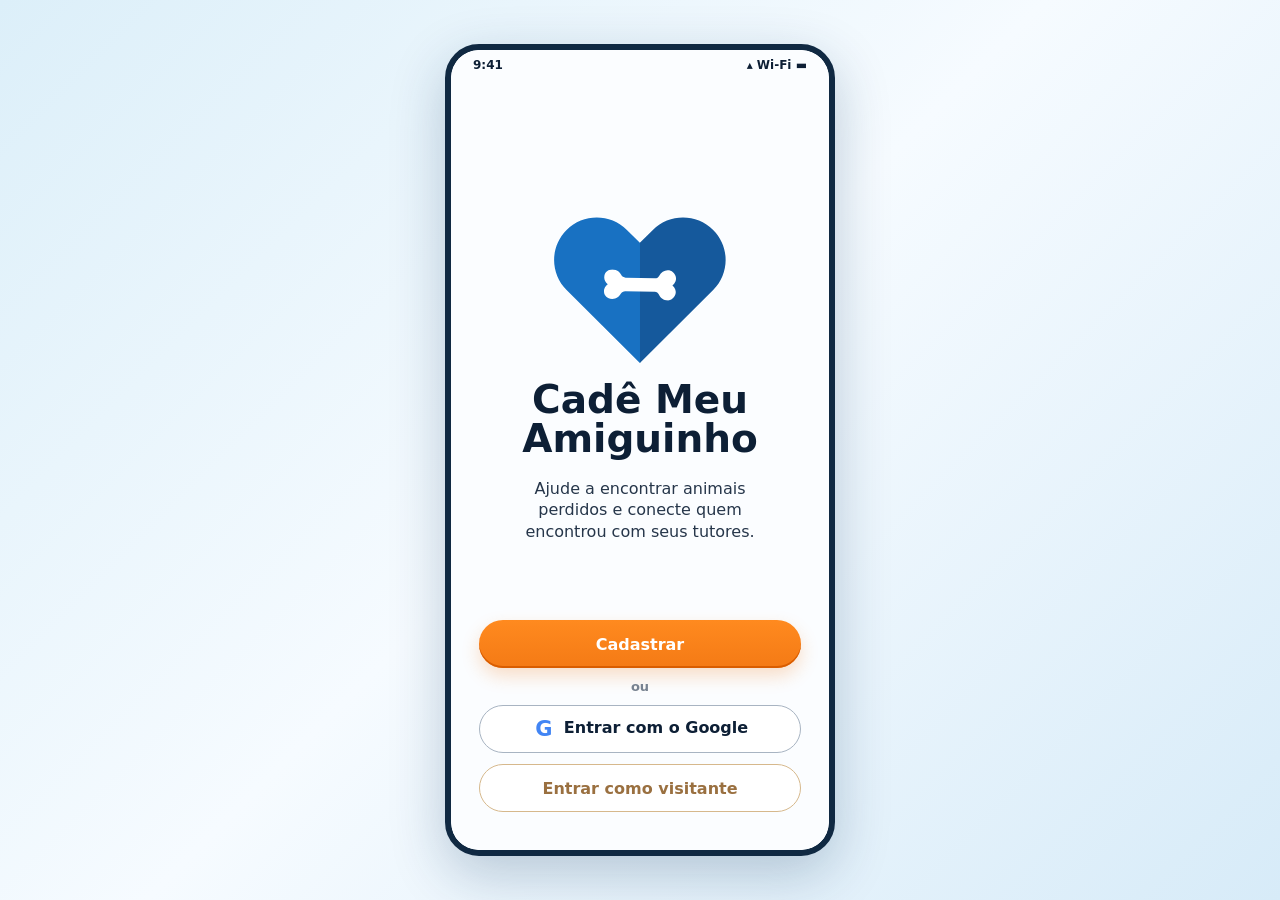
<file: index.html>
<!doctype html>
<html lang="pt-BR">
  <head>
    <meta charset="utf-8">
    <meta name="viewport" content="width=device-width, initial-scale=1">
    <title>Cadê Meu Amiguinho</title>
    <link rel="stylesheet" href="styles.css">
  </head>
  <body>
    <main class="workspace">
      <section class="phone-frame" aria-label="Protótipo mobile Cadê Meu Amiguinho">
        <div class="phone-screen">
          <div class="status-bar" aria-hidden="true">
            <span>9:41</span>
            <span>▴ Wi-Fi ▬</span>
          </div>
          <div id="app"></div>
        </div>
      </section>
    </main>
    <script src="app.js"></script>
  </body>
</html>
</file>
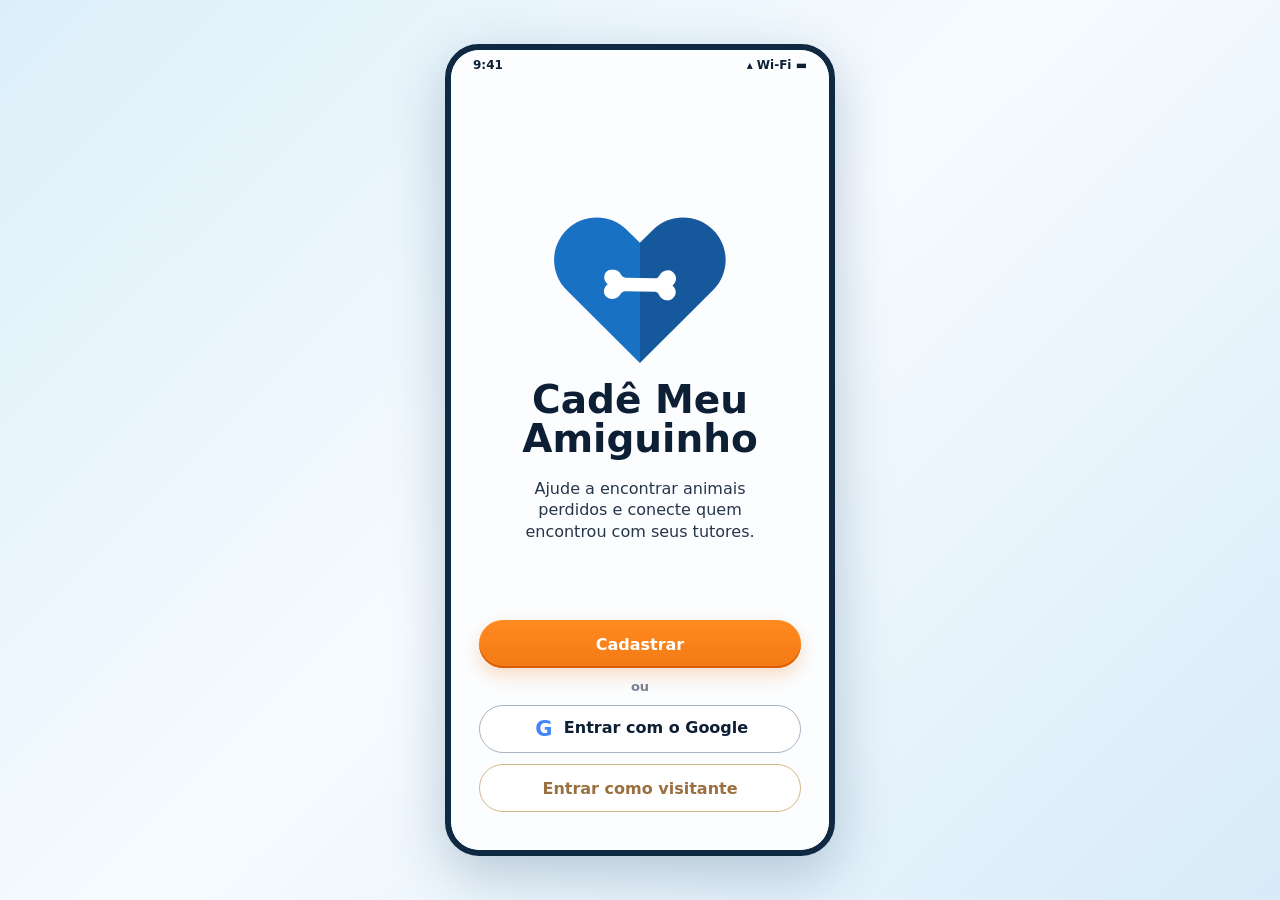
<file: iphone/index.html>
<!doctype html>
<html lang="pt-BR">
  <head>
    <meta charset="utf-8">
    <meta name="viewport" content="width=device-width, initial-scale=1, viewport-fit=cover">
    <title>Cadê Meu Amiguinho</title>
    <link rel="stylesheet" href="styles.css">
  </head>
  <body>
    <main class="workspace">
      <section class="phone-frame" aria-label="Protótipo mobile Cadê Meu Amiguinho">
        <div class="phone-screen">
          <div class="status-bar" aria-hidden="true">
            <span>9:41</span>
            <span>▴ Wi-Fi ▬</span>
          </div>
          <div id="app"></div>
        </div>
      </section>
    </main>
    <script src="app.js"></script>
  </body>
</html>
</file>
<file: styles.css>
:root {
  --blue-dark: #08345d;
  --blue-main: #0f69aa;
  --blue-light: #2488c7;
  --blue-soft: #e9f6fd;
  --orange: #f47a15;
  --orange-dark: #d95d00;
  --ink: #0d1f35;
  --muted: #657385;
  --line: #dce6ee;
  --paper: #fbfdff;
  --white: #ffffff;
  --shadow: 0 18px 55px rgba(8, 52, 93, 0.24);
}

* { box-sizing: border-box; }

body {
  margin: 0;
  min-height: 100vh;
  font-family: Inter, ui-sans-serif, system-ui, -apple-system, BlinkMacSystemFont, "Segoe UI", sans-serif;
  color: var(--ink);
  background: linear-gradient(135deg, #dceff9 0%, #f6fbff 48%, #d7ebf8 100%);
}

button { font: inherit; cursor: pointer; }

.workspace {
  min-height: 100vh;
  display: grid;
  place-items: center;
  padding: 24px;
}

.phone-frame {
  width: min(390px, 100vw);
  height: min(812px, calc(100vh - 28px));
  min-height: 700px;
  border: 6px solid #102942;
  border-radius: 34px;
  background: #102942;
  box-shadow: var(--shadow);
  overflow: hidden;
}

.phone-screen {
  height: 100%;
  display: grid;
  grid-template-rows: 30px 1fr;
  overflow: hidden;
  border-radius: 27px;
  background: var(--paper);
}

.status-bar {
  z-index: 10;
  display: flex;
  align-items: center;
  justify-content: space-between;
  padding: 0 22px;
  background: var(--paper);
  color: var(--ink);
  font-size: 12px;
  font-weight: 800;
}

#app { min-height: 0; }

.screen {
  height: 100%;
  overflow: hidden;
  background: var(--paper);
}

.splash {
  display: grid;
  grid-template-rows: 1fr auto;
  padding: 60px 28px 38px;
  text-align: center;
}

.splash-center {
  align-self: center;
  display: grid;
  justify-items: center;
  gap: 20px;
}

.logo-heart {
  position: relative;
  width: 118px;
  height: 104px;
  margin-bottom: 4px;
}

.logo-heart::before,
.logo-heart::after {
  content: "";
  position: absolute;
  top: 0;
  width: 64px;
  height: 94px;
  border-radius: 34px 34px 12px 12px;
  background: linear-gradient(150deg, var(--blue-light), var(--blue-main) 58%, var(--blue-dark));
}

.logo-heart::before {
  left: 58px;
  transform: rotate(45deg);
  transform-origin: 0 100%;
}

.logo-heart::after {
  left: 0;
  transform: rotate(-45deg);
  transform-origin: 100% 100%;
}

.bone {
  position: absolute;
  z-index: 2;
  left: 25px;
  top: 44px;
  width: 68px;
  height: 17px;
  border-radius: 999px;
  background: var(--white);
}

.bone::before,
.bone::after {
  content: "";
  position: absolute;
  top: -9px;
  width: 34px;
  height: 34px;
  border-radius: 50%;
  background: var(--white);
  box-shadow: 0 16px 0 var(--white);
}

.bone::before { left: -10px; }
.bone::after { right: -10px; }

.splash h1 {
  margin: 0;
  max-width: 290px;
  font-size: 39px;
  line-height: 0.98;
  color: var(--ink);
  letter-spacing: 0;
}

.splash p {
  margin: 0;
  max-width: 265px;
  color: #26364a;
  font-size: 16px;
  line-height: 1.35;
  font-weight: 500;
}

.splash-actions {
  display: grid;
  gap: 11px;
}

.primary-button,
.outline-button,
.ghost-button {
  width: 100%;
  min-height: 48px;
  border-radius: 999px;
  font-weight: 800;
}

.primary-button {
  border: 0;
  background: linear-gradient(180deg, #ff8a1f, var(--orange));
  color: var(--white);
  box-shadow: inset 0 -2px 0 var(--orange-dark), 0 8px 18px rgba(244, 122, 21, 0.24);
}

.or-label {
  color: #778290;
  font-size: 13px;
  font-weight: 700;
}

.outline-button,
.ghost-button {
  background: var(--white);
  color: var(--ink);
  border: 1.5px solid #a8b4c2;
}

.ghost-button {
  color: #9a7040;
  border-color: #d6b88c;
}

.google-mark {
  display: inline-grid;
  place-items: center;
  width: 24px;
  height: 24px;
  margin-right: 8px;
  border-radius: 50%;
  color: #4285f4;
  font-size: 21px;
  font-weight: 900;
  vertical-align: -3px;
}

.menu {
  display: grid;
  grid-template-rows: 72px 202px 1fr 70px;
}

.menu-header {
  display: grid;
  grid-template-columns: 44px 1fr 44px;
  align-items: center;
  padding: 0 16px;
  background: linear-gradient(180deg, var(--blue-main), var(--blue-dark));
  color: var(--white);
}

.icon-button {
  width: 38px;
  height: 38px;
  display: grid;
  place-items: center;
  border: 0;
  border-radius: 50%;
  background: transparent;
  color: currentColor;
  font-size: 25px;
}

.compact-brand {
  display: flex;
  align-items: center;
  justify-content: center;
  gap: 8px;
  font-weight: 900;
  line-height: 1;
}

.mini-logo {
  position: relative;
  width: 42px;
  height: 36px;
  display: inline-block;
}

.mini-logo::before,
.mini-logo::after {
  content: "";
  position: absolute;
  top: 1px;
  width: 22px;
  height: 32px;
  border-radius: 16px 16px 4px 4px;
  background: var(--white);
}

.mini-logo::before { left: 21px; transform: rotate(45deg); transform-origin: 0 100%; }
.mini-logo::after { left: 0; transform: rotate(-45deg); transform-origin: 100% 100%; }

.mini-logo span {
  position: absolute;
  z-index: 2;
  left: 9px;
  top: 16px;
  width: 24px;
  height: 7px;
  border-radius: 999px;
  background: var(--blue-main);
}

.hero-dog {
  position: relative;
  overflow: hidden;
  display: grid;
  align-items: end;
  padding: 22px;
  background:
    linear-gradient(180deg, rgba(9, 42, 69, 0.05), rgba(9, 42, 69, 0.62)),
    radial-gradient(circle at 70% 20%, rgba(255,255,255,.78), transparent 17%),
    radial-gradient(circle at 25% 30%, #5f843c, transparent 23%),
    linear-gradient(135deg, #4c712d, #d2b072 52%, #7b4c24 53%, #2f562c);
}

.dog-face {
  position: absolute;
  right: 20px;
  top: 18px;
  width: 175px;
  height: 165px;
  border-radius: 48% 48% 46% 46%;
  background: linear-gradient(145deg, #d9a75e, #b77b35 65%, #89571f);
  box-shadow: -34px 28px 0 rgba(111, 73, 30, .72), 28px 25px 0 rgba(111, 73, 30, .72);
}

.dog-face::before,
.dog-face::after {
  content: "";
  position: absolute;
  top: 58px;
  width: 15px;
  height: 15px;
  border-radius: 50%;
  background: #1a1a1a;
}

.dog-face::before { left: 48px; }
.dog-face::after { right: 48px; }

.dog-nose {
  position: absolute;
  left: 69px;
  top: 82px;
  width: 36px;
  height: 24px;
  border-radius: 50%;
  background: #1d1d1d;
}

.dog-mouth {
  position: absolute;
  left: 72px;
  top: 108px;
  width: 31px;
  height: 34px;
  border-radius: 0 0 18px 18px;
  background: #d96c72;
}

.hero-title {
  position: relative;
  z-index: 2;
  max-width: 255px;
  margin: 0;
  color: var(--white);
  font-size: 25px;
  line-height: 1.03;
  text-shadow: 0 2px 7px rgba(0,0,0,.45);
}

.menu-grid {
  display: grid;
  grid-template-columns: repeat(2, 1fr);
  gap: 14px;
  padding: 14px;
  overflow: auto;
  background: var(--paper);
}

.menu-card {
  min-height: 142px;
  display: grid;
  justify-items: center;
  align-content: center;
  gap: 9px;
  padding: 14px 10px;
  border: 1px solid var(--line);
  border-radius: 10px;
  background: var(--white);
  color: var(--ink);
  text-align: center;
  box-shadow: 0 3px 10px rgba(8, 52, 93, 0.08);
}

.menu-card-icon {
  width: 48px;
  height: 48px;
  display: grid;
  place-items: center;
  border-radius: 50%;
  color: var(--blue-main);
  font-size: 33px;
}

.menu-card h2 {
  margin: 0;
  max-width: 120px;
  font-size: 16px;
  line-height: 1.15;
}

.menu-card p {
  margin: 0;
  max-width: 126px;
  color: #5b6979;
  font-size: 11px;
  line-height: 1.25;
  font-weight: 650;
}

.bottom-nav {
  display: grid;
  grid-template-columns: repeat(3, 1fr);
  align-items: center;
  padding: 7px 15px 10px;
  border-top: 1px solid var(--line);
  background: var(--white);
}

.nav-item {
  min-width: 0;
  display: grid;
  justify-items: center;
  gap: 3px;
  border: 0;
  background: transparent;
  color: var(--blue-main);
  font-size: 11px;
  font-weight: 800;
}

.nav-item.active { color: var(--orange); }
.nav-icon { font-size: 21px; line-height: 1; }

@media (max-width: 520px) {
  .workspace { padding: 0; }
  .phone-frame { width: 100vw; height: 100vh; min-height: 100vh; border: 0; border-radius: 0; }
  .phone-screen { border-radius: 0; }
}

/* Asset-backed artwork */
.splash-logo {
  width: min(174px, 58vw);
  height: 146px;
  display: block;
  object-fit: contain;
  object-position: center;
  margin-bottom: -2px;
}

.header-logo {
  width: 44px;
  height: 38px;
  display: block;
  object-fit: contain;
  object-position: center;
  flex: 0 0 auto;
}

.hero-dog {
  position: relative;
  overflow: hidden;
  display: grid;
  align-items: end;
  padding: 0;
  background: #0b4f83;
}

.hero-banner {
  position: absolute;
  inset: 0;
  width: 100%;
  height: 100%;
  display: block;
  object-fit: cover;
  object-position: center;
}

.hero-dog::after {
  content: "";
  position: absolute;
  inset: 0;
  background: linear-gradient(180deg, rgba(6, 27, 48, 0.04) 34%, rgba(6, 27, 48, 0.66) 100%);
  pointer-events: none;
}

.hero-title {
  position: relative;
  z-index: 2;
  max-width: 255px;
  margin: 0 0 20px 22px;
  color: var(--white);
  font-size: 25px;
  line-height: 1.03;
  text-shadow: 0 2px 7px rgba(0,0,0,.45);
}

/* Screens 6 and 7 */
.app-header {
  height: 58px;
  display: grid;
  grid-template-columns: 44px 1fr 44px;
  align-items: center;
  padding: 0 12px;
  background: linear-gradient(180deg, var(--blue-main), var(--blue-dark));
  color: var(--white);
}

.app-header-title {
  display: flex;
  align-items: center;
  justify-content: center;
  gap: 8px;
  min-width: 0;
  font-size: 17px;
  font-weight: 900;
}

.app-header-title img {
  width: 34px;
  height: 30px;
  object-fit: contain;
  flex: 0 0 auto;
}

.app-header-action {
  display: grid;
  place-items: center;
}

.heart-action,
.heart-inline {
  border: 0;
  background: transparent;
  color: var(--orange);
  font-size: 24px;
  line-height: 1;
}

.list-screen {
  display: grid;
  grid-template-rows: 58px 1fr 70px;
}

.list-content {
  min-height: 0;
  overflow: auto;
  padding: 14px 13px 12px;
}

.search-box {
  height: 42px;
  display: grid;
  grid-template-columns: 32px 1fr;
  align-items: center;
  margin-bottom: 14px;
  padding: 0 12px;
  border: 1px solid var(--line);
  border-radius: 10px;
  background: var(--white);
  color: var(--blue-dark);
  box-shadow: 0 3px 9px rgba(8, 52, 93, 0.05);
}

.search-box span {
  font-size: 22px;
  line-height: 1;
}

.search-box input {
  min-width: 0;
  border: 0;
  outline: 0;
  background: transparent;
  color: var(--ink);
  font-size: 13px;
  font-weight: 650;
}

.search-box input::placeholder {
  color: #758497;
}

.lost-list {
  display: grid;
  gap: 11px;
}

.lost-card {
  position: relative;
  width: 100%;
  min-height: 104px;
  display: grid;
  grid-template-columns: 82px 1fr 20px;
  gap: 10px;
  align-items: center;
  padding: 9px 10px;
  border: 1px solid var(--line);
  border-radius: 10px;
  background: var(--white);
  color: var(--ink);
  text-align: left;
  box-shadow: 0 3px 10px rgba(8, 52, 93, 0.07);
}

.lost-card-photo {
  width: 76px;
  height: 76px;
  border-radius: 8px;
  object-fit: cover;
  background: var(--blue-soft);
}

.lost-card-info {
  min-width: 0;
  display: grid;
  gap: 3px;
}

.lost-card-info strong {
  font-size: 17px;
  line-height: 1.1;
}

.lost-card-info span {
  color: #4f5d70;
  font-size: 11px;
  line-height: 1.2;
  font-weight: 650;
}

.status-pill,
.detail-status {
  justify-self: start;
  width: max-content;
  display: inline-flex;
  align-items: center;
  min-height: 22px;
  padding: 0 9px;
  border-radius: 999px;
  background: #fff0d8;
  color: #ae650b;
  font-size: 11px;
  font-style: normal;
  font-weight: 850;
}

.status-pill.encontrado,
.detail-status.encontrado {
  background: #e7f5ff;
  color: var(--blue-main);
}

.status-pill.para-adocao,
.detail-status.para-adocao {
  background: #eaf8ed;
  color: #277247;
}

.card-favorite {
  align-self: start;
  justify-self: end;
  color: #b97821;
  font-size: 17px;
}

.detail-screen {
  display: grid;
  grid-template-rows: 58px 1fr;
}

.detail-content {
  min-height: 0;
  overflow: auto;
  padding: 14px 16px 24px;
}

.detail-photo-wrap {
  position: relative;
  overflow: hidden;
  height: 184px;
  border-radius: 8px;
  background: var(--blue-soft);
  box-shadow: 0 5px 16px rgba(8, 52, 93, 0.11);
}

.detail-photo {
  width: 100%;
  height: 100%;
  display: block;
  object-fit: cover;
  object-position: center;
}

.detail-status {
  position: absolute;
  top: 10px;
  right: 10px;
  background: #ff9b31;
  color: var(--white);
}

.detail-card {
  padding-top: 14px;
}

.detail-title-row {
  display: flex;
  align-items: center;
  justify-content: space-between;
  gap: 10px;
}

.detail-title-row h1 {
  display: flex;
  align-items: center;
  gap: 9px;
  margin: 0;
  font-size: 25px;
  line-height: 1.1;
}

.detail-title-row h1 span {
  color: var(--blue-dark);
  font-size: 24px;
}

.last-seen {
  margin: 8px 0 17px;
  color: #4f5d70;
  font-size: 13px;
  line-height: 1.35;
  font-weight: 650;
}

.pet-facts {
  display: grid;
  gap: 9px;
  margin: 0 0 17px;
}

.pet-facts div {
  display: grid;
  grid-template-columns: 126px 1fr;
  align-items: baseline;
  gap: 8px;
}

.pet-facts dt {
  color: var(--blue-dark);
  font-size: 13px;
  font-weight: 900;
}

.pet-facts dt::before {
  content: "✣";
  display: inline-block;
  width: 21px;
  color: var(--blue-dark);
}

.pet-facts dd {
  margin: 0;
  color: #2f3b4c;
  font-size: 13px;
  font-weight: 650;
}

.pet-description {
  margin: 0 0 20px;
  color: #3f4a5a;
  font-size: 14px;
  line-height: 1.38;
  font-weight: 600;
}

.contact-button {
  width: 100%;
  min-height: 52px;
  display: flex;
  align-items: center;
  justify-content: center;
  gap: 9px;
  border: 0;
  border-radius: 12px;
  background: linear-gradient(180deg, #2d91d8, #0f75bd);
  color: var(--white);
  font-size: 16px;
  font-weight: 900;
  box-shadow: inset 0 -2px 0 rgba(0, 0, 0, 0.16), 0 8px 18px rgba(15, 105, 170, 0.24);
}

.contact-button span {
  width: 27px;
  height: 27px;
  display: grid;
  place-items: center;
  border: 2px solid currentColor;
  border-radius: 50%;
  font-size: 17px;
}

.favorite-button {
  width: 100%;
  min-height: 46px;
  display: flex;
  align-items: center;
  justify-content: center;
  gap: 8px;
  border: 0;
  background: transparent;
  color: #22344c;
  font-size: 14px;
  font-weight: 800;
}

.owner-contact-screen {
  display: grid;
  grid-template-rows: 58px 1fr;
}

.owner-contact-content {
  min-height: 0;
  display: grid;
  gap: 14px;
  overflow: auto;
  padding: 14px 16px 24px;
}

.owner-pet-summary,
.owner-profile-card,
.owner-info-list,
.safety-note {
  border: 1px solid var(--line);
  border-radius: 8px;
  background: var(--white);
  box-shadow: 0 3px 10px rgba(8, 52, 93, 0.06);
}

.owner-pet-summary {
  display: grid;
  grid-template-columns: 78px 1fr;
  align-items: center;
  gap: 12px;
  padding: 10px;
}

.owner-pet-summary img {
  width: 76px;
  height: 76px;
  border-radius: 8px;
  object-fit: cover;
  background: var(--blue-soft);
}

.owner-pet-summary h1 {
  margin: 2px 0 6px;
  color: var(--ink);
  font-size: 24px;
  line-height: 1.05;
}

.owner-kicker {
  color: var(--muted);
  font-size: 12px;
  font-weight: 800;
}

.owner-profile-card {
  display: grid;
  grid-template-columns: 62px 1fr;
  align-items: center;
  gap: 12px;
  padding: 14px;
  background: var(--blue-soft);
  border-color: #d4eaf7;
}

.owner-avatar {
  width: 56px;
  height: 56px;
  display: grid;
  place-items: center;
  border-radius: 50%;
  background: linear-gradient(180deg, var(--blue-light), var(--blue-main));
  color: var(--white);
  font-size: 25px;
  font-weight: 900;
}

.owner-profile-card h2 {
  margin: 0 0 4px;
  color: var(--ink);
  font-size: 18px;
  line-height: 1.1;
}

.owner-profile-card p {
  margin: 0 0 7px;
  color: #40546a;
  font-size: 13px;
  line-height: 1.3;
  font-weight: 650;
}

.owner-profile-card span {
  display: inline-flex;
  width: max-content;
  max-width: 100%;
  min-height: 22px;
  align-items: center;
  padding: 0 9px;
  border-radius: 999px;
  background: var(--white);
  color: var(--blue-dark);
  font-size: 11px;
  font-weight: 850;
}

.owner-actions {
  display: grid;
  gap: 10px;
}

.outline-action {
  width: 100%;
  min-height: 46px;
  display: flex;
  align-items: center;
  justify-content: center;
  gap: 9px;
  border: 1.5px solid #b8d1e3;
  border-radius: 12px;
  background: var(--white);
  color: var(--blue-dark);
  font-size: 14px;
  font-weight: 900;
}

.outline-action span {
  width: 25px;
  height: 25px;
  display: grid;
  place-items: center;
  border-radius: 50%;
  background: var(--blue-soft);
  color: var(--blue-main);
  font-size: 15px;
}

.owner-info-list {
  display: grid;
  padding: 4px 14px;
}

.owner-info-list div {
  display: grid;
  gap: 3px;
  padding: 12px 0;
  border-bottom: 1px solid var(--line);
}

.owner-info-list div:last-child {
  border-bottom: 0;
}

.owner-info-list span {
  color: var(--muted);
  font-size: 11px;
  font-weight: 850;
  text-transform: uppercase;
}

.owner-info-list strong {
  color: var(--ink);
  font-size: 14px;
  line-height: 1.25;
}

.safety-note {
  padding: 13px 14px;
  border-color: #f0d889;
  background: #fff4c9;
}

.safety-note strong {
  color: #573e00;
  font-size: 14px;
}

.safety-note p {
  margin: 5px 0 0;
  color: #5f4a16;
  font-size: 12px;
  line-height: 1.35;
  font-weight: 700;
}

@media (max-height: 760px) {
  .menu { grid-template-rows: 62px 170px 1fr 64px; }
  .menu-card { min-height: 122px; }
  .lost-card { min-height: 94px; }
  .lost-card-photo { width: 68px; height: 68px; }
  .detail-photo-wrap { height: 162px; }
}

/* Screens 3, 4 and 5 */
.form-screen {
  display: grid;
  grid-template-rows: 58px 1fr;
}

.form-content {
  min-height: 0;
  overflow: auto;
  padding: 13px 16px 18px;
}

.photo-row {
  display: grid;
  grid-template-columns: 1fr 92px;
  gap: 14px;
  align-items: stretch;
  margin-bottom: 12px;
}

.upload-card {
  min-height: 92px;
  display: grid;
  justify-items: center;
  align-content: center;
  gap: 7px;
  padding: 10px;
  border: 1px solid var(--line);
  border-radius: 8px;
  background: var(--white);
  color: var(--blue-dark);
  cursor: pointer;
  text-align: center;
  font-size: 12px;
  font-weight: 850;
  line-height: 1.15;
  box-shadow: 0 3px 10px rgba(8, 52, 93, 0.06);
}

.upload-card img {
  width: 38px;
  height: 32px;
  object-fit: contain;
}

.photo-input {
  display: none;
}

.photo-picker {
  width: 92px;
  height: 92px;
  display: block;
  border-radius: 8px;
  cursor: pointer;
}

.form-preview {
  width: 92px;
  height: 92px;
  display: block;
  border-radius: 8px;
  object-fit: cover;
  background: var(--blue-soft);
}

.pet-form {
  display: grid;
  gap: 10px;
}

.form-field {
  display: grid;
  gap: 5px;
  color: var(--ink);
  font-size: 12px;
  font-weight: 850;
}

.form-field input,
.form-field select,
.form-field textarea {
  width: 100%;
  min-height: 38px;
  border: 1px solid var(--line);
  border-radius: 8px;
  padding: 9px 10px;
  background: var(--white);
  color: var(--ink);
  outline: 0;
  font: inherit;
  font-size: 12px;
  font-weight: 600;
  box-shadow: inset 0 1px 2px rgba(8, 52, 93, 0.05);
}

.form-field textarea {
  min-height: 66px;
  resize: vertical;
}

.form-field input::placeholder,
.form-field textarea::placeholder {
  color: #9aa7b5;
}

.contact-fieldset {
  display: grid;
  gap: 8px;
  margin: 3px 0 0;
  padding: 0;
  border: 0;
}

.contact-fieldset legend {
  margin-bottom: 4px;
  color: var(--ink);
  font-size: 12px;
  font-weight: 900;
}

.icon-field {
  position: relative;
  padding-left: 28px;
}

.icon-field::before {
  position: absolute;
  left: 0;
  top: 25px;
  width: 18px;
  color: #061f35;
  text-align: center;
  font-size: 15px;
}

.icon-field::before { content: "♟"; }
.icon-field.phone::before { content: "☎"; }
.icon-field.email::before { content: "✉"; }

.submit-alert {
  width: 100%;
  min-height: 46px;
  margin-top: 6px;
  border: 0;
  border-radius: 999px;
  background: linear-gradient(180deg, #ff8a1f, var(--orange));
  color: var(--white);
  font-size: 14px;
  font-weight: 900;
  box-shadow: inset 0 -2px 0 var(--orange-dark), 0 8px 18px rgba(244, 122, 21, 0.24);
}

.confirm-screen {
  display: grid;
  grid-template-rows: 58px 1fr;
}

.confirm-content {
  min-height: 0;
  display: grid;
  justify-items: center;
  align-content: center;
  gap: 18px;
  padding: 22px 22px 34px;
  text-align: center;
  overflow: auto;
}

.check-icon {
  width: 74px;
  height: 74px;
  display: grid;
  place-items: center;
  border-radius: 50%;
  background: linear-gradient(180deg, var(--blue-light), var(--blue-main));
  color: var(--white);
  font-size: 52px;
  font-weight: 900;
  line-height: 1;
  box-shadow: 0 8px 22px rgba(15, 105, 170, 0.24);
}

.confirm-logo {
  width: 128px;
  height: 108px;
  object-fit: contain;
}

.confirm-content h1 {
  margin: 0;
  color: var(--ink);
  font-size: 23px;
  line-height: 1.15;
}

.confirm-content > p {
  max-width: 286px;
  margin: -7px 0 10px;
  color: #28394d;
  font-size: 15px;
  line-height: 1.35;
  font-weight: 600;
}

.warning-box {
  width: 100%;
  display: grid;
  grid-template-columns: 38px 1fr;
  grid-template-areas: "icon title" "icon text";
  gap: 3px 10px;
  padding: 16px;
  border: 1px solid #f0d889;
  border-radius: 10px;
  background: #fff4c9;
  color: #573e00;
  text-align: left;
}

.warning-box span {
  grid-area: icon;
  font-size: 30px;
  line-height: 1;
}

.warning-box strong {
  grid-area: title;
  font-size: 14px;
}

.warning-box p {
  grid-area: text;
  margin: 0;
  color: #5f4a16;
  font-size: 12px;
  line-height: 1.35;
  font-weight: 700;
}

@media (max-height: 760px) {
  .form-content { padding: 10px 14px 14px; }
  .photo-row { grid-template-columns: 1fr 82px; gap: 10px; margin-bottom: 8px; }
  .upload-card { min-height: 82px; }
  .photo-picker { width: 82px; height: 82px; }
  .form-preview { width: 82px; height: 82px; }
  .pet-form { gap: 7px; }
  .form-field input,
  .form-field select { min-height: 35px; }
  .form-field textarea { min-height: 54px; }
  .confirm-content { gap: 13px; }
  .confirm-logo { width: 108px; height: 92px; }
}

/* Screens 8 and 9 */
.contact-screen,
.favorites-screen {
  display: grid;
  grid-template-rows: 58px 1fr;
}

.favorites-screen {
  grid-template-rows: 58px 1fr 70px;
}

.contact-content,
.favorites-content {
  min-height: 0;
  overflow: auto;
  padding: 14px 16px 20px;
}

.contact-hero-panel,
.about-panel {
  border: 1px solid #d8ebf7;
  border-radius: 8px;
  background: #edf8ff;
  box-shadow: 0 3px 10px rgba(8, 52, 93, 0.06);
}

.contact-hero-panel {
  display: grid;
  justify-items: center;
  gap: 7px;
  padding: 22px 18px 20px;
  text-align: center;
}

.contact-hero-panel img {
  width: 98px;
  height: 82px;
  object-fit: contain;
}

.contact-hero-panel h1 {
  margin: 0;
  color: var(--ink);
  font-size: 22px;
  line-height: 1.12;
}

.contact-hero-panel p {
  max-width: 230px;
  margin: 0;
  color: #46576b;
  font-size: 13px;
  line-height: 1.35;
  font-weight: 700;
}

.contact-list {
  display: grid;
  gap: 16px;
  padding: 20px 4px 22px;
}

.contact-item {
  display: grid;
  grid-template-columns: 43px 1fr;
  align-items: center;
  gap: 10px;
}

.contact-item > span {
  width: 36px;
  height: 36px;
  display: grid;
  place-items: center;
  border-radius: 50%;
  background: var(--blue-main);
  color: var(--white);
  font-size: 19px;
  box-shadow: 0 4px 10px rgba(15, 105, 170, 0.18);
}

.contact-item strong {
  display: block;
  color: #1d344e;
  font-size: 13px;
  line-height: 1.25;
}

.contact-item small {
  display: block;
  margin-top: 4px;
  color: #7b8795;
  font-size: 11px;
  font-weight: 700;
}

.about-panel {
  padding: 16px;
}

.about-panel h2 {
  margin: 0 0 10px;
  color: var(--ink);
  font-size: 17px;
}

.about-panel p {
  margin: 0 0 15px;
  color: #26384d;
  font-size: 14px;
  line-height: 1.35;
  font-weight: 650;
}

.about-brand {
  display: flex;
  align-items: center;
  justify-content: center;
  gap: 9px;
  color: var(--blue-dark);
  font-size: 16px;
}

.about-brand img {
  width: 42px;
  height: 36px;
  object-fit: contain;
}

.favorites-content {
  padding-top: 16px;
}

.favorites-list {
  display: grid;
  gap: 16px;
}

.favorite-card {
  display: grid;
  grid-template-columns: 82px 1fr 30px;
  align-items: center;
  gap: 12px;
  min-height: 94px;
  padding: 10px;
  border: 1px solid var(--line);
  border-radius: 8px;
  background: var(--white);
  box-shadow: 0 3px 10px rgba(8, 52, 93, 0.06);
}

.favorite-card img {
  width: 74px;
  height: 74px;
  border-radius: 8px;
  object-fit: cover;
  background: var(--blue-soft);
}

.favorite-card div {
  min-width: 0;
  display: grid;
  gap: 5px;
}

.favorite-card strong {
  color: var(--ink);
  font-size: 16px;
  line-height: 1.1;
}

.favorite-card span,
.favorite-card small {
  color: #4f5d70;
  font-size: 12px;
  line-height: 1.2;
  font-weight: 650;
}

.favorite-card button {
  width: 28px;
  height: 28px;
  border: 0;
  border-radius: 50%;
  background: transparent;
  color: var(--orange);
  font-size: 21px;
  line-height: 1;
}

/* Screen 10 - profile/settings */
.profile-top-button {
  width: 38px;
  height: 38px;
  display: grid;
  place-items: center;
  border: 2px solid rgba(255,255,255,.9);
  border-radius: 50%;
  background: rgba(255,255,255,.16);
  color: var(--white);
  font-size: 0;
  position: relative;
}

.profile-top-button::before,
.profile-top-button::after {
  content: "";
  position: absolute;
  left: 50%;
  transform: translateX(-50%);
  background: currentColor;
}

.profile-top-button::before {
  top: 8px;
  width: 10px;
  height: 10px;
  border-radius: 50%;
}

.profile-top-button::after {
  bottom: 7px;
  width: 20px;
  height: 11px;
  border-radius: 12px 12px 5px 5px;
}

.profile-screen {
  display: grid;
  grid-template-rows: 58px 1fr 70px;
}

.profile-content {
  min-height: 0;
  overflow: auto;
  padding: 18px 18px 22px;
}

.profile-summary {
  display: grid;
  grid-template-columns: 86px 1fr;
  align-items: center;
  gap: 15px;
  padding-bottom: 19px;
  border-bottom: 1px solid var(--line);
}

.profile-avatar {
  width: 76px;
  height: 76px;
  display: grid;
  place-items: center;
  border-radius: 50%;
  background: linear-gradient(180deg, var(--blue-light), var(--blue-main));
  color: var(--white);
  font-size: 0;
  position: relative;
  box-shadow: 0 6px 16px rgba(15, 105, 170, .22);
}

.profile-avatar::before,
.profile-avatar::after {
  content: "";
  position: absolute;
  left: 50%;
  transform: translateX(-50%);
  background: currentColor;
}

.profile-avatar::before {
  top: 17px;
  width: 23px;
  height: 23px;
  border-radius: 50%;
}

.profile-avatar::after {
  bottom: 17px;
  width: 43px;
  height: 22px;
  border-radius: 24px 24px 10px 10px;
}

.profile-summary h1 {
  margin: 0 0 4px;
  color: var(--ink);
  font-size: 21px;
  line-height: 1.1;
}

.profile-summary button {
  border: 0;
  background: transparent;
  padding: 0;
  color: var(--blue-main);
  font-size: 13px;
  font-weight: 800;
  text-decoration: underline;
}

.settings-list {
  display: grid;
  margin-top: 10px;
}

.settings-row {
  min-height: 56px;
  display: grid;
  grid-template-columns: 38px 1fr auto;
  align-items: center;
  gap: 10px;
  border: 0;
  border-bottom: 1px solid var(--line);
  background: transparent;
  color: var(--ink);
  text-align: left;
}

.settings-row > span:first-child {
  width: 28px;
  height: 28px;
  display: grid;
  place-items: center;
  color: var(--blue-dark);
  font-size: 20px;
}

.settings-row strong {
  font-size: 14px;
  font-weight: 850;
}

.settings-row em {
  color: #607084;
  font-size: 28px;
  font-style: normal;
  line-height: 1;
}

.toggle {
  width: 46px;
  height: 25px;
  border-radius: 999px;
  background: #cbd7e2;
  position: relative;
}

.toggle::after {
  content: "";
  position: absolute;
  top: 3px;
  left: 3px;
  width: 19px;
  height: 19px;
  border-radius: 50%;
  background: var(--white);
  box-shadow: 0 1px 4px rgba(0,0,0,.2);
}

.toggle.on {
  background: var(--blue-light);
}

.toggle.on::after {
  left: 24px;
}
</file>
<file: iphone/styles.css>
:root {
  --blue-dark: #08345d;
  --blue-main: #0f69aa;
  --blue-light: #2488c7;
  --blue-soft: #e9f6fd;
  --orange: #f47a15;
  --orange-dark: #d95d00;
  --ink: #0d1f35;
  --muted: #657385;
  --line: #dce6ee;
  --paper: #fbfdff;
  --white: #ffffff;
  --shadow: 0 18px 55px rgba(8, 52, 93, 0.24);
  --app-height: 100vh;
  --safe-top: env(safe-area-inset-top, 0px);
  --safe-right: env(safe-area-inset-right, 0px);
  --safe-bottom: env(safe-area-inset-bottom, 0px);
  --safe-left: env(safe-area-inset-left, 0px);
}

* { box-sizing: border-box; }

html {
  min-height: 100%;
  background: #fbfdff;
}

body {
  margin: 0;
  min-height: 100vh;
  min-height: var(--app-height);
  font-family: Inter, ui-sans-serif, system-ui, -apple-system, BlinkMacSystemFont, "Segoe UI", sans-serif;
  color: var(--ink);
  background: linear-gradient(135deg, #dceff9 0%, #f6fbff 48%, #d7ebf8 100%);
  -webkit-text-size-adjust: 100%;
  text-size-adjust: 100%;
}

button { font: inherit; cursor: pointer; }

.workspace {
  min-height: 100vh;
  min-height: var(--app-height);
  display: grid;
  place-items: center;
  padding: 24px;
}

.phone-frame {
  width: min(390px, 100vw);
  height: min(812px, calc(100vh - 28px));
  height: min(812px, calc(var(--app-height) - 28px));
  min-height: 700px;
  border: 6px solid #102942;
  border-radius: 34px;
  background: #102942;
  box-shadow: var(--shadow);
  overflow: hidden;
}

.phone-screen {
  height: 100%;
  display: grid;
  grid-template-rows: 30px 1fr;
  grid-template-rows: calc(30px + var(--safe-top)) 1fr;
  overflow: hidden;
  border-radius: 27px;
  background: var(--paper);
}

.status-bar {
  z-index: 10;
  display: flex;
  align-items: center;
  justify-content: space-between;
  padding: 0 22px;
  padding: var(--safe-top) calc(22px + var(--safe-right)) 0 calc(22px + var(--safe-left));
  background: var(--paper);
  color: var(--ink);
  font-size: 12px;
  font-weight: 800;
}

@supports (height: 100dvh) {
  :root { --app-height: 100dvh; }
}

#app { min-height: 0; }

.screen {
  height: 100%;
  overflow: hidden;
  background: var(--paper);
}

.splash {
  display: grid;
  grid-template-rows: 1fr auto;
  padding: 60px 28px 38px;
  text-align: center;
}

.splash-center {
  align-self: center;
  display: grid;
  justify-items: center;
  gap: 20px;
}

.logo-heart {
  position: relative;
  width: 118px;
  height: 104px;
  margin-bottom: 4px;
}

.logo-heart::before,
.logo-heart::after {
  content: "";
  position: absolute;
  top: 0;
  width: 64px;
  height: 94px;
  border-radius: 34px 34px 12px 12px;
  background: linear-gradient(150deg, var(--blue-light), var(--blue-main) 58%, var(--blue-dark));
}

.logo-heart::before {
  left: 58px;
  transform: rotate(45deg);
  transform-origin: 0 100%;
}

.logo-heart::after {
  left: 0;
  transform: rotate(-45deg);
  transform-origin: 100% 100%;
}

.bone {
  position: absolute;
  z-index: 2;
  left: 25px;
  top: 44px;
  width: 68px;
  height: 17px;
  border-radius: 999px;
  background: var(--white);
}

.bone::before,
.bone::after {
  content: "";
  position: absolute;
  top: -9px;
  width: 34px;
  height: 34px;
  border-radius: 50%;
  background: var(--white);
  box-shadow: 0 16px 0 var(--white);
}

.bone::before { left: -10px; }
.bone::after { right: -10px; }

.splash h1 {
  margin: 0;
  max-width: 290px;
  font-size: 39px;
  line-height: 0.98;
  color: var(--ink);
  letter-spacing: 0;
}

.splash p {
  margin: 0;
  max-width: 265px;
  color: #26364a;
  font-size: 16px;
  line-height: 1.35;
  font-weight: 500;
}

.splash-actions {
  display: grid;
  gap: 11px;
}

.primary-button,
.outline-button,
.ghost-button {
  width: 100%;
  min-height: 48px;
  border-radius: 999px;
  font-weight: 800;
}

.primary-button {
  border: 0;
  background: linear-gradient(180deg, #ff8a1f, var(--orange));
  color: var(--white);
  box-shadow: inset 0 -2px 0 var(--orange-dark), 0 8px 18px rgba(244, 122, 21, 0.24);
}

.or-label {
  color: #778290;
  font-size: 13px;
  font-weight: 700;
}

.outline-button,
.ghost-button {
  background: var(--white);
  color: var(--ink);
  border: 1.5px solid #a8b4c2;
}

.ghost-button {
  color: #9a7040;
  border-color: #d6b88c;
}

.google-mark {
  display: inline-grid;
  place-items: center;
  width: 24px;
  height: 24px;
  margin-right: 8px;
  border-radius: 50%;
  color: #4285f4;
  font-size: 21px;
  font-weight: 900;
  vertical-align: -3px;
}

.menu {
  display: grid;
  grid-template-rows: 72px 202px 1fr 70px;
  grid-template-rows: 72px 202px 1fr calc(70px + var(--safe-bottom));
}

.menu-header {
  display: grid;
  grid-template-columns: 44px 1fr 44px;
  align-items: center;
  padding: 0 16px;
  padding: 0 calc(16px + var(--safe-right)) 0 calc(16px + var(--safe-left));
  background: linear-gradient(180deg, var(--blue-main), var(--blue-dark));
  color: var(--white);
}

.icon-button {
  width: 38px;
  height: 38px;
  display: grid;
  place-items: center;
  border: 0;
  border-radius: 50%;
  background: transparent;
  color: currentColor;
  font-size: 25px;
}

.compact-brand {
  display: flex;
  align-items: center;
  justify-content: center;
  gap: 8px;
  font-weight: 900;
  line-height: 1;
}

.mini-logo {
  position: relative;
  width: 42px;
  height: 36px;
  display: inline-block;
}

.mini-logo::before,
.mini-logo::after {
  content: "";
  position: absolute;
  top: 1px;
  width: 22px;
  height: 32px;
  border-radius: 16px 16px 4px 4px;
  background: var(--white);
}

.mini-logo::before { left: 21px; transform: rotate(45deg); transform-origin: 0 100%; }
.mini-logo::after { left: 0; transform: rotate(-45deg); transform-origin: 100% 100%; }

.mini-logo span {
  position: absolute;
  z-index: 2;
  left: 9px;
  top: 16px;
  width: 24px;
  height: 7px;
  border-radius: 999px;
  background: var(--blue-main);
}

.hero-dog {
  position: relative;
  overflow: hidden;
  display: grid;
  align-items: end;
  padding: 22px;
  background:
    linear-gradient(180deg, rgba(9, 42, 69, 0.05), rgba(9, 42, 69, 0.62)),
    radial-gradient(circle at 70% 20%, rgba(255,255,255,.78), transparent 17%),
    radial-gradient(circle at 25% 30%, #5f843c, transparent 23%),
    linear-gradient(135deg, #4c712d, #d2b072 52%, #7b4c24 53%, #2f562c);
}

.dog-face {
  position: absolute;
  right: 20px;
  top: 18px;
  width: 175px;
  height: 165px;
  border-radius: 48% 48% 46% 46%;
  background: linear-gradient(145deg, #d9a75e, #b77b35 65%, #89571f);
  box-shadow: -34px 28px 0 rgba(111, 73, 30, .72), 28px 25px 0 rgba(111, 73, 30, .72);
}

.dog-face::before,
.dog-face::after {
  content: "";
  position: absolute;
  top: 58px;
  width: 15px;
  height: 15px;
  border-radius: 50%;
  background: #1a1a1a;
}

.dog-face::before { left: 48px; }
.dog-face::after { right: 48px; }

.dog-nose {
  position: absolute;
  left: 69px;
  top: 82px;
  width: 36px;
  height: 24px;
  border-radius: 50%;
  background: #1d1d1d;
}

.dog-mouth {
  position: absolute;
  left: 72px;
  top: 108px;
  width: 31px;
  height: 34px;
  border-radius: 0 0 18px 18px;
  background: #d96c72;
}

.hero-title {
  position: relative;
  z-index: 2;
  max-width: 255px;
  margin: 0;
  color: var(--white);
  font-size: 25px;
  line-height: 1.03;
  text-shadow: 0 2px 7px rgba(0,0,0,.45);
}

.menu-grid {
  display: grid;
  grid-template-columns: repeat(2, 1fr);
  gap: 14px;
  padding: 14px;
  overflow: auto;
  background: var(--paper);
}

.menu-card {
  min-height: 142px;
  display: grid;
  justify-items: center;
  align-content: center;
  gap: 9px;
  padding: 14px 10px;
  border: 1px solid var(--line);
  border-radius: 10px;
  background: var(--white);
  color: var(--ink);
  text-align: center;
  box-shadow: 0 3px 10px rgba(8, 52, 93, 0.08);
}

.menu-card-icon {
  width: 48px;
  height: 48px;
  display: grid;
  place-items: center;
  border-radius: 50%;
  color: var(--blue-main);
  font-size: 33px;
}

.menu-card h2 {
  margin: 0;
  max-width: 120px;
  font-size: 16px;
  line-height: 1.15;
}

.menu-card p {
  margin: 0;
  max-width: 126px;
  color: #5b6979;
  font-size: 11px;
  line-height: 1.25;
  font-weight: 650;
}

.bottom-nav {
  display: grid;
  grid-template-columns: repeat(3, 1fr);
  align-items: center;
  padding: 7px 15px 10px;
  padding: 7px calc(15px + var(--safe-right)) max(10px, var(--safe-bottom)) calc(15px + var(--safe-left));
  border-top: 1px solid var(--line);
  background: var(--white);
}

.nav-item {
  min-width: 0;
  display: grid;
  justify-items: center;
  gap: 3px;
  border: 0;
  background: transparent;
  color: var(--blue-main);
  font-size: 11px;
  font-weight: 800;
}

.nav-item.active { color: var(--orange); }
.nav-icon { font-size: 21px; line-height: 1; }

@media (max-width: 520px) {
  .workspace { padding: 0; }
  .phone-frame { width: 100vw; height: 100vh; height: var(--app-height); min-height: 100vh; min-height: var(--app-height); border: 0; border-radius: 0; }
  .phone-screen { border-radius: 0; }
}

/* Asset-backed artwork */
.splash-logo {
  width: min(174px, 58vw);
  height: 146px;
  display: block;
  object-fit: contain;
  object-position: center;
  margin-bottom: -2px;
}

.header-logo {
  width: 44px;
  height: 38px;
  display: block;
  object-fit: contain;
  object-position: center;
  flex: 0 0 auto;
}

.hero-dog {
  position: relative;
  overflow: hidden;
  display: grid;
  align-items: end;
  padding: 0;
  background: #0b4f83;
}

.hero-banner {
  position: absolute;
  inset: 0;
  width: 100%;
  height: 100%;
  display: block;
  object-fit: cover;
  object-position: center;
}

.hero-dog::after {
  content: "";
  position: absolute;
  inset: 0;
  background: linear-gradient(180deg, rgba(6, 27, 48, 0.04) 34%, rgba(6, 27, 48, 0.66) 100%);
  pointer-events: none;
}

.hero-title {
  position: relative;
  z-index: 2;
  max-width: 255px;
  margin: 0 0 20px 22px;
  color: var(--white);
  font-size: 25px;
  line-height: 1.03;
  text-shadow: 0 2px 7px rgba(0,0,0,.45);
}

/* Screens 6 and 7 */
.app-header {
  height: 58px;
  display: grid;
  grid-template-columns: 44px 1fr 44px;
  align-items: center;
  padding: 0 12px;
  padding: 0 calc(12px + var(--safe-right)) 0 calc(12px + var(--safe-left));
  background: linear-gradient(180deg, var(--blue-main), var(--blue-dark));
  color: var(--white);
}

.app-header-title {
  display: flex;
  align-items: center;
  justify-content: center;
  gap: 8px;
  min-width: 0;
  font-size: 17px;
  font-weight: 900;
}

.app-header-title img {
  width: 34px;
  height: 30px;
  object-fit: contain;
  flex: 0 0 auto;
}

.app-header-action {
  display: grid;
  place-items: center;
}

.heart-action,
.heart-inline {
  border: 0;
  background: transparent;
  color: var(--orange);
  font-size: 24px;
  line-height: 1;
}

.list-screen {
  display: grid;
  grid-template-rows: 58px 1fr 70px;
  grid-template-rows: 58px 1fr calc(70px + var(--safe-bottom));
}

.list-content {
  min-height: 0;
  overflow: auto;
  padding: 14px 13px 12px;
}

.search-box {
  height: 42px;
  display: grid;
  grid-template-columns: 32px 1fr;
  align-items: center;
  margin-bottom: 14px;
  padding: 0 12px;
  border: 1px solid var(--line);
  border-radius: 10px;
  background: var(--white);
  color: var(--blue-dark);
  box-shadow: 0 3px 9px rgba(8, 52, 93, 0.05);
}

.search-box span {
  font-size: 22px;
  line-height: 1;
}

.search-box input {
  min-width: 0;
  border: 0;
  outline: 0;
  background: transparent;
  color: var(--ink);
  font-size: 13px;
  font-weight: 650;
}

.search-box input::placeholder {
  color: #758497;
}

.lost-list {
  display: grid;
  gap: 11px;
}

.lost-card {
  position: relative;
  width: 100%;
  min-height: 104px;
  display: grid;
  grid-template-columns: 82px 1fr 20px;
  gap: 10px;
  align-items: center;
  padding: 9px 10px;
  border: 1px solid var(--line);
  border-radius: 10px;
  background: var(--white);
  color: var(--ink);
  text-align: left;
  box-shadow: 0 3px 10px rgba(8, 52, 93, 0.07);
}

.lost-card-photo {
  width: 76px;
  height: 76px;
  border-radius: 8px;
  object-fit: cover;
  background: var(--blue-soft);
}

.lost-card-info {
  min-width: 0;
  display: grid;
  gap: 3px;
}

.lost-card-info strong {
  font-size: 17px;
  line-height: 1.1;
}

.lost-card-info span {
  color: #4f5d70;
  font-size: 11px;
  line-height: 1.2;
  font-weight: 650;
}

.status-pill,
.detail-status {
  justify-self: start;
  width: max-content;
  display: inline-flex;
  align-items: center;
  min-height: 22px;
  padding: 0 9px;
  border-radius: 999px;
  background: #fff0d8;
  color: #ae650b;
  font-size: 11px;
  font-style: normal;
  font-weight: 850;
}

.status-pill.encontrado,
.detail-status.encontrado {
  background: #e7f5ff;
  color: var(--blue-main);
}

.status-pill.para-adocao,
.detail-status.para-adocao {
  background: #eaf8ed;
  color: #277247;
}

.card-favorite {
  align-self: start;
  justify-self: end;
  color: #b97821;
  font-size: 17px;
}

.detail-screen {
  display: grid;
  grid-template-rows: 58px 1fr;
}

.detail-content {
  min-height: 0;
  overflow: auto;
  padding: 14px 16px 24px;
}

.detail-photo-wrap {
  position: relative;
  overflow: hidden;
  height: 184px;
  border-radius: 8px;
  background: var(--blue-soft);
  box-shadow: 0 5px 16px rgba(8, 52, 93, 0.11);
}

.detail-photo {
  width: 100%;
  height: 100%;
  display: block;
  object-fit: cover;
  object-position: center;
}

.detail-status {
  position: absolute;
  top: 10px;
  right: 10px;
  background: #ff9b31;
  color: var(--white);
}

.detail-card {
  padding-top: 14px;
}

.detail-title-row {
  display: flex;
  align-items: center;
  justify-content: space-between;
  gap: 10px;
}

.detail-title-row h1 {
  display: flex;
  align-items: center;
  gap: 9px;
  margin: 0;
  font-size: 25px;
  line-height: 1.1;
}

.detail-title-row h1 span {
  color: var(--blue-dark);
  font-size: 24px;
}

.last-seen {
  margin: 8px 0 17px;
  color: #4f5d70;
  font-size: 13px;
  line-height: 1.35;
  font-weight: 650;
}

.pet-facts {
  display: grid;
  gap: 9px;
  margin: 0 0 17px;
}

.pet-facts div {
  display: grid;
  grid-template-columns: 126px 1fr;
  align-items: baseline;
  gap: 8px;
}

.pet-facts dt {
  color: var(--blue-dark);
  font-size: 13px;
  font-weight: 900;
}

.pet-facts dt::before {
  content: "✣";
  display: inline-block;
  width: 21px;
  color: var(--blue-dark);
}

.pet-facts dd {
  margin: 0;
  color: #2f3b4c;
  font-size: 13px;
  font-weight: 650;
}

.pet-description {
  margin: 0 0 20px;
  color: #3f4a5a;
  font-size: 14px;
  line-height: 1.38;
  font-weight: 600;
}

.contact-button {
  width: 100%;
  min-height: 52px;
  display: flex;
  align-items: center;
  justify-content: center;
  gap: 9px;
  border: 0;
  border-radius: 12px;
  background: linear-gradient(180deg, #2d91d8, #0f75bd);
  color: var(--white);
  font-size: 16px;
  font-weight: 900;
  box-shadow: inset 0 -2px 0 rgba(0, 0, 0, 0.16), 0 8px 18px rgba(15, 105, 170, 0.24);
}

.contact-button span {
  width: 27px;
  height: 27px;
  display: grid;
  place-items: center;
  border: 2px solid currentColor;
  border-radius: 50%;
  font-size: 17px;
}

.favorite-button {
  width: 100%;
  min-height: 46px;
  display: flex;
  align-items: center;
  justify-content: center;
  gap: 8px;
  border: 0;
  background: transparent;
  color: #22344c;
  font-size: 14px;
  font-weight: 800;
}

.owner-contact-screen {
  display: grid;
  grid-template-rows: 58px 1fr;
}

.owner-contact-content {
  min-height: 0;
  display: grid;
  gap: 14px;
  overflow: auto;
  padding: 14px 16px 24px;
}

.owner-pet-summary,
.owner-profile-card,
.owner-info-list,
.safety-note {
  border: 1px solid var(--line);
  border-radius: 8px;
  background: var(--white);
  box-shadow: 0 3px 10px rgba(8, 52, 93, 0.06);
}

.owner-pet-summary {
  display: grid;
  grid-template-columns: 78px 1fr;
  align-items: center;
  gap: 12px;
  padding: 10px;
}

.owner-pet-summary img {
  width: 76px;
  height: 76px;
  border-radius: 8px;
  object-fit: cover;
  background: var(--blue-soft);
}

.owner-pet-summary h1 {
  margin: 2px 0 6px;
  color: var(--ink);
  font-size: 24px;
  line-height: 1.05;
}

.owner-kicker {
  color: var(--muted);
  font-size: 12px;
  font-weight: 800;
}

.owner-profile-card {
  display: grid;
  grid-template-columns: 62px 1fr;
  align-items: center;
  gap: 12px;
  padding: 14px;
  background: var(--blue-soft);
  border-color: #d4eaf7;
}

.owner-avatar {
  width: 56px;
  height: 56px;
  display: grid;
  place-items: center;
  border-radius: 50%;
  background: linear-gradient(180deg, var(--blue-light), var(--blue-main));
  color: var(--white);
  font-size: 25px;
  font-weight: 900;
}

.owner-profile-card h2 {
  margin: 0 0 4px;
  color: var(--ink);
  font-size: 18px;
  line-height: 1.1;
}

.owner-profile-card p {
  margin: 0 0 7px;
  color: #40546a;
  font-size: 13px;
  line-height: 1.3;
  font-weight: 650;
}

.owner-profile-card span {
  display: inline-flex;
  width: max-content;
  max-width: 100%;
  min-height: 22px;
  align-items: center;
  padding: 0 9px;
  border-radius: 999px;
  background: var(--white);
  color: var(--blue-dark);
  font-size: 11px;
  font-weight: 850;
}

.owner-actions {
  display: grid;
  gap: 10px;
}

.outline-action {
  width: 100%;
  min-height: 46px;
  display: flex;
  align-items: center;
  justify-content: center;
  gap: 9px;
  border: 1.5px solid #b8d1e3;
  border-radius: 12px;
  background: var(--white);
  color: var(--blue-dark);
  font-size: 14px;
  font-weight: 900;
}

.outline-action span {
  width: 25px;
  height: 25px;
  display: grid;
  place-items: center;
  border-radius: 50%;
  background: var(--blue-soft);
  color: var(--blue-main);
  font-size: 15px;
}

.owner-info-list {
  display: grid;
  padding: 4px 14px;
}

.owner-info-list div {
  display: grid;
  gap: 3px;
  padding: 12px 0;
  border-bottom: 1px solid var(--line);
}

.owner-info-list div:last-child {
  border-bottom: 0;
}

.owner-info-list span {
  color: var(--muted);
  font-size: 11px;
  font-weight: 850;
  text-transform: uppercase;
}

.owner-info-list strong {
  color: var(--ink);
  font-size: 14px;
  line-height: 1.25;
}

.safety-note {
  padding: 13px 14px;
  border-color: #f0d889;
  background: #fff4c9;
}

.safety-note strong {
  color: #573e00;
  font-size: 14px;
}

.safety-note p {
  margin: 5px 0 0;
  color: #5f4a16;
  font-size: 12px;
  line-height: 1.35;
  font-weight: 700;
}

@media (max-height: 760px) {
  .menu { grid-template-rows: 62px 170px 1fr calc(64px + var(--safe-bottom)); }
  .menu-card { min-height: 122px; }
  .lost-card { min-height: 94px; }
  .lost-card-photo { width: 68px; height: 68px; }
  .detail-photo-wrap { height: 162px; }
}

/* Screens 3, 4 and 5 */
.form-screen {
  display: grid;
  grid-template-rows: 58px 1fr;
}

.form-content {
  min-height: 0;
  overflow: auto;
  padding: 13px 16px 18px;
}

.photo-row {
  display: grid;
  grid-template-columns: 1fr 92px;
  gap: 14px;
  align-items: stretch;
  margin-bottom: 12px;
}

.upload-card {
  min-height: 92px;
  display: grid;
  justify-items: center;
  align-content: center;
  gap: 7px;
  padding: 10px;
  border: 1px solid var(--line);
  border-radius: 8px;
  background: var(--white);
  color: var(--blue-dark);
  cursor: pointer;
  text-align: center;
  font-size: 12px;
  font-weight: 850;
  line-height: 1.15;
  box-shadow: 0 3px 10px rgba(8, 52, 93, 0.06);
}

.upload-card img {
  width: 38px;
  height: 32px;
  object-fit: contain;
}

.photo-input {
  position: absolute;
  inset: 0;
  z-index: 2;
  width: 100%;
  height: 100%;
  opacity: 0;
  cursor: pointer;
}

.photo-picker {
  position: relative;
  width: 92px;
  height: 92px;
  display: block;
  border-radius: 8px;
  cursor: pointer;
  overflow: hidden;
  -webkit-tap-highlight-color: transparent;
}

.form-preview {
  width: 92px;
  height: 92px;
  display: block;
  border-radius: 8px;
  object-fit: cover;
  background: var(--blue-soft);
}

.pet-form {
  display: grid;
  gap: 10px;
}

.form-field {
  display: grid;
  gap: 5px;
  color: var(--ink);
  font-size: 12px;
  font-weight: 850;
}

.form-field input,
.form-field select,
.form-field textarea {
  width: 100%;
  min-height: 38px;
  border: 1px solid var(--line);
  border-radius: 8px;
  padding: 9px 10px;
  background: var(--white);
  color: var(--ink);
  outline: 0;
  font: inherit;
  font-size: 12px;
  font-weight: 600;
  box-shadow: inset 0 1px 2px rgba(8, 52, 93, 0.05);
}

.form-field textarea {
  min-height: 66px;
  resize: vertical;
}

.form-field input::placeholder,
.form-field textarea::placeholder {
  color: #9aa7b5;
}

.contact-fieldset {
  display: grid;
  gap: 8px;
  margin: 3px 0 0;
  padding: 0;
  border: 0;
}

.contact-fieldset legend {
  margin-bottom: 4px;
  color: var(--ink);
  font-size: 12px;
  font-weight: 900;
}

.icon-field {
  position: relative;
  padding-left: 28px;
}

.icon-field::before {
  position: absolute;
  left: 0;
  top: 25px;
  width: 18px;
  color: #061f35;
  text-align: center;
  font-size: 15px;
}

.icon-field::before { content: "♟"; }
.icon-field.phone::before { content: "☎"; }
.icon-field.email::before { content: "✉"; }

.submit-alert {
  width: 100%;
  min-height: 46px;
  margin-top: 6px;
  border: 0;
  border-radius: 999px;
  background: linear-gradient(180deg, #ff8a1f, var(--orange));
  color: var(--white);
  font-size: 14px;
  font-weight: 900;
  box-shadow: inset 0 -2px 0 var(--orange-dark), 0 8px 18px rgba(244, 122, 21, 0.24);
}

.confirm-screen {
  display: grid;
  grid-template-rows: 58px 1fr;
}

.confirm-content {
  min-height: 0;
  display: grid;
  justify-items: center;
  align-content: center;
  gap: 18px;
  padding: 22px 22px 34px;
  text-align: center;
  overflow: auto;
}

.check-icon {
  width: 74px;
  height: 74px;
  display: grid;
  place-items: center;
  border-radius: 50%;
  background: linear-gradient(180deg, var(--blue-light), var(--blue-main));
  color: var(--white);
  font-size: 52px;
  font-weight: 900;
  line-height: 1;
  box-shadow: 0 8px 22px rgba(15, 105, 170, 0.24);
}

.confirm-logo {
  width: 128px;
  height: 108px;
  object-fit: contain;
}

.confirm-content h1 {
  margin: 0;
  color: var(--ink);
  font-size: 23px;
  line-height: 1.15;
}

.confirm-content > p {
  max-width: 286px;
  margin: -7px 0 10px;
  color: #28394d;
  font-size: 15px;
  line-height: 1.35;
  font-weight: 600;
}

.warning-box {
  width: 100%;
  display: grid;
  grid-template-columns: 38px 1fr;
  grid-template-areas: "icon title" "icon text";
  gap: 3px 10px;
  padding: 16px;
  border: 1px solid #f0d889;
  border-radius: 10px;
  background: #fff4c9;
  color: #573e00;
  text-align: left;
}

.warning-box span {
  grid-area: icon;
  font-size: 30px;
  line-height: 1;
}

.warning-box strong {
  grid-area: title;
  font-size: 14px;
}

.warning-box p {
  grid-area: text;
  margin: 0;
  color: #5f4a16;
  font-size: 12px;
  line-height: 1.35;
  font-weight: 700;
}

@media (max-height: 760px) {
  .form-content { padding: 10px 14px 14px; }
  .photo-row { grid-template-columns: 1fr 82px; gap: 10px; margin-bottom: 8px; }
  .upload-card { min-height: 82px; }
  .photo-picker { width: 82px; height: 82px; }
  .form-preview { width: 82px; height: 82px; }
  .pet-form { gap: 7px; }
  .form-field input,
  .form-field select { min-height: 35px; }
  .form-field textarea { min-height: 54px; }
  .confirm-content { gap: 13px; }
  .confirm-logo { width: 108px; height: 92px; }
}

/* Screens 8 and 9 */
.contact-screen,
.favorites-screen {
  display: grid;
  grid-template-rows: 58px 1fr;
}

.favorites-screen {
  grid-template-rows: 58px 1fr 70px;
  grid-template-rows: 58px 1fr calc(70px + var(--safe-bottom));
}

.contact-content,
.favorites-content {
  min-height: 0;
  overflow: auto;
  padding: 14px 16px 20px;
}

.contact-hero-panel,
.about-panel {
  border: 1px solid #d8ebf7;
  border-radius: 8px;
  background: #edf8ff;
  box-shadow: 0 3px 10px rgba(8, 52, 93, 0.06);
}

.contact-hero-panel {
  display: grid;
  justify-items: center;
  gap: 7px;
  padding: 22px 18px 20px;
  text-align: center;
}

.contact-hero-panel img {
  width: 98px;
  height: 82px;
  object-fit: contain;
}

.contact-hero-panel h1 {
  margin: 0;
  color: var(--ink);
  font-size: 22px;
  line-height: 1.12;
}

.contact-hero-panel p {
  max-width: 230px;
  margin: 0;
  color: #46576b;
  font-size: 13px;
  line-height: 1.35;
  font-weight: 700;
}

.contact-list {
  display: grid;
  gap: 16px;
  padding: 20px 4px 22px;
}

.contact-item {
  display: grid;
  grid-template-columns: 43px 1fr;
  align-items: center;
  gap: 10px;
}

.contact-item > span {
  width: 36px;
  height: 36px;
  display: grid;
  place-items: center;
  border-radius: 50%;
  background: var(--blue-main);
  color: var(--white);
  font-size: 19px;
  box-shadow: 0 4px 10px rgba(15, 105, 170, 0.18);
}

.contact-item strong {
  display: block;
  color: #1d344e;
  font-size: 13px;
  line-height: 1.25;
}

.contact-item small {
  display: block;
  margin-top: 4px;
  color: #7b8795;
  font-size: 11px;
  font-weight: 700;
}

.about-panel {
  padding: 16px;
}

.about-panel h2 {
  margin: 0 0 10px;
  color: var(--ink);
  font-size: 17px;
}

.about-panel p {
  margin: 0 0 15px;
  color: #26384d;
  font-size: 14px;
  line-height: 1.35;
  font-weight: 650;
}

.about-brand {
  display: flex;
  align-items: center;
  justify-content: center;
  gap: 9px;
  color: var(--blue-dark);
  font-size: 16px;
}

.about-brand img {
  width: 42px;
  height: 36px;
  object-fit: contain;
}

.favorites-content {
  padding-top: 16px;
}

.favorites-list {
  display: grid;
  gap: 16px;
}

.favorite-card {
  display: grid;
  grid-template-columns: 82px 1fr 30px;
  align-items: center;
  gap: 12px;
  min-height: 94px;
  padding: 10px;
  border: 1px solid var(--line);
  border-radius: 8px;
  background: var(--white);
  box-shadow: 0 3px 10px rgba(8, 52, 93, 0.06);
}

.favorite-card img {
  width: 74px;
  height: 74px;
  border-radius: 8px;
  object-fit: cover;
  background: var(--blue-soft);
}

.favorite-card div {
  min-width: 0;
  display: grid;
  gap: 5px;
}

.favorite-card strong {
  color: var(--ink);
  font-size: 16px;
  line-height: 1.1;
}

.favorite-card span,
.favorite-card small {
  color: #4f5d70;
  font-size: 12px;
  line-height: 1.2;
  font-weight: 650;
}

.favorite-card button {
  width: 28px;
  height: 28px;
  border: 0;
  border-radius: 50%;
  background: transparent;
  color: var(--orange);
  font-size: 21px;
  line-height: 1;
}

/* Screen 10 - profile/settings */
.profile-top-button {
  width: 38px;
  height: 38px;
  display: grid;
  place-items: center;
  border: 2px solid rgba(255,255,255,.9);
  border-radius: 50%;
  background: rgba(255,255,255,.16);
  color: var(--white);
  font-size: 0;
  position: relative;
}

.profile-top-button::before,
.profile-top-button::after {
  content: "";
  position: absolute;
  left: 50%;
  transform: translateX(-50%);
  background: currentColor;
}

.profile-top-button::before {
  top: 8px;
  width: 10px;
  height: 10px;
  border-radius: 50%;
}

.profile-top-button::after {
  bottom: 7px;
  width: 20px;
  height: 11px;
  border-radius: 12px 12px 5px 5px;
}

.profile-screen {
  display: grid;
  grid-template-rows: 58px 1fr 70px;
  grid-template-rows: 58px 1fr calc(70px + var(--safe-bottom));
}

.profile-content {
  min-height: 0;
  overflow: auto;
  padding: 18px 18px 22px;
}

.profile-summary {
  display: grid;
  grid-template-columns: 86px 1fr;
  align-items: center;
  gap: 15px;
  padding-bottom: 19px;
  border-bottom: 1px solid var(--line);
}

.profile-avatar {
  width: 76px;
  height: 76px;
  display: grid;
  place-items: center;
  border-radius: 50%;
  background: linear-gradient(180deg, var(--blue-light), var(--blue-main));
  color: var(--white);
  font-size: 0;
  position: relative;
  box-shadow: 0 6px 16px rgba(15, 105, 170, .22);
}

.profile-avatar::before,
.profile-avatar::after {
  content: "";
  position: absolute;
  left: 50%;
  transform: translateX(-50%);
  background: currentColor;
}

.profile-avatar::before {
  top: 17px;
  width: 23px;
  height: 23px;
  border-radius: 50%;
}

.profile-avatar::after {
  bottom: 17px;
  width: 43px;
  height: 22px;
  border-radius: 24px 24px 10px 10px;
}

.profile-summary h1 {
  margin: 0 0 4px;
  color: var(--ink);
  font-size: 21px;
  line-height: 1.1;
}

.profile-summary button {
  border: 0;
  background: transparent;
  padding: 0;
  color: var(--blue-main);
  font-size: 13px;
  font-weight: 800;
  text-decoration: underline;
}

.settings-list {
  display: grid;
  margin-top: 10px;
}

.settings-row {
  min-height: 56px;
  display: grid;
  grid-template-columns: 38px 1fr auto;
  align-items: center;
  gap: 10px;
  border: 0;
  border-bottom: 1px solid var(--line);
  background: transparent;
  color: var(--ink);
  text-align: left;
}

.settings-row > span:first-child {
  width: 28px;
  height: 28px;
  display: grid;
  place-items: center;
  color: var(--blue-dark);
  font-size: 20px;
}

.settings-row strong {
  font-size: 14px;
  font-weight: 850;
}

.settings-row em {
  color: #607084;
  font-size: 28px;
  font-style: normal;
  line-height: 1;
}

.toggle {
  width: 46px;
  height: 25px;
  border-radius: 999px;
  background: #cbd7e2;
  position: relative;
}

.toggle::after {
  content: "";
  position: absolute;
  top: 3px;
  left: 3px;
  width: 19px;
  height: 19px;
  border-radius: 50%;
  background: var(--white);
  box-shadow: 0 1px 4px rgba(0,0,0,.2);
}

.toggle.on {
  background: var(--blue-light);
}

.toggle.on::after {
  left: 24px;
}
</file>
